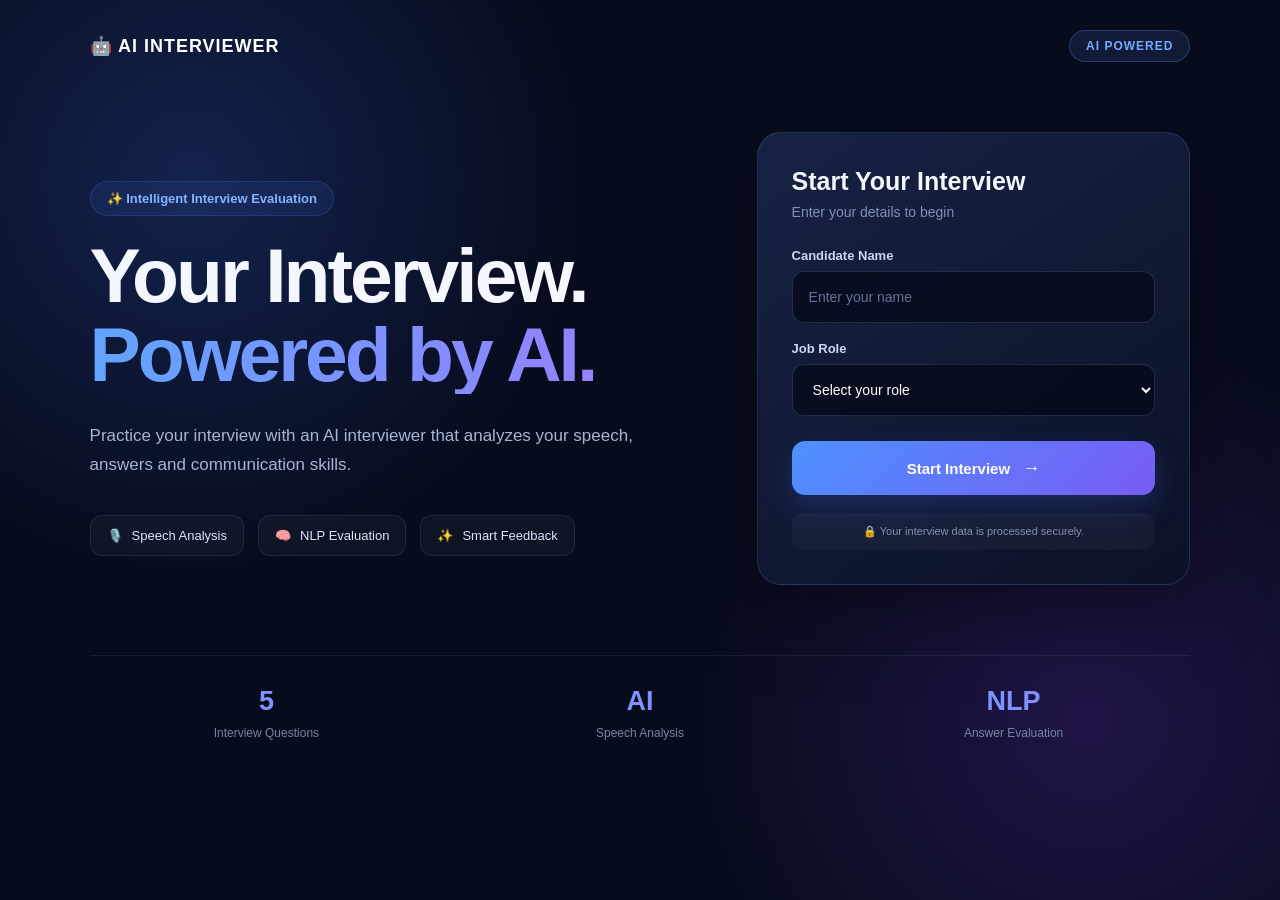
<file: index.html>
<!DOCTYPE html>
<html lang="en">

<head>

    <meta charset="UTF-8">

    <meta name="viewport"
          content="width=device-width, initial-scale=1.0">

    <title>AI Interviewer</title>

    <link rel="stylesheet"
          href="style.css">

</head>


<body>


<div class="landing-container">


    <!-- HEADER -->

    <header class="landing-header">

        <div class="brand">
            🤖 AI INTERVIEWER
        </div>

        <div class="header-badge">
            AI POWERED
        </div>

    </header>



    <!-- HERO -->

    <section class="hero-section">

        <div class="hero-content">

            <div class="hero-badge">
                ✨ Intelligent Interview Evaluation
            </div>

            <h1>
                Your Interview.
                <span>Powered by AI.</span>
            </h1>

            <p>
                Practice your interview with an AI interviewer
                that analyzes your speech, answers and
                communication skills.
            </p>


            <!-- FEATURES -->

            <div class="feature-row">

                <div class="feature-item">
                    🎙️
                    <span>Speech Analysis</span>
                </div>

                <div class="feature-item">
                    🧠
                    <span>NLP Evaluation</span>
                </div>

                <div class="feature-item">
                    ✨
                    <span>Smart Feedback</span>
                </div>

            </div>

        </div>



        <!-- INTERVIEW FORM -->

        <div class="start-card">

            <div class="card-top">

                <h2>
                    Start Your Interview
                </h2>

                <p>
                    Enter your details to begin
                </p>

            </div>


            <!-- NAME -->

            <label for="candidateName">
                Candidate Name
            </label>

            <input
                type="text"
                id="candidateName"
                placeholder="Enter your name"
                autocomplete="off">


            <!-- ROLE -->

            <label for="jobRole">
                Job Role
            </label>

            <select id="jobRole">

                <option value="">
                    Select your role
                </option>

                <option value="Java Developer">
                    Java Developer
                </option>

                <option value="Python Developer">
                    Python Developer
                </option>

                <option value="Web Developer">
                    Web Developer
                </option>

                <option value="Software Developer">
                    Software Developer
                </option>

                <option value="Data Analyst">
                    Data Analyst
                </option>

            </select>


            <!-- START BUTTON -->

            <button
                id="startInterviewButton"
                class="start-button"
                type="button">

                Start Interview
                <span>→</span>

            </button>


            <div class="privacy-note">
                🔒 Your interview data is processed securely.
            </div>

        </div>

    </section>



    <!-- STATS -->

    <section class="stats-section">

        <div class="stat">
            <strong>5</strong>
            <span>Interview Questions</span>
        </div>

        <div class="stat">
            <strong>AI</strong>
            <span>Speech Analysis</span>
        </div>

        <div class="stat">
            <strong>NLP</strong>
            <span>Answer Evaluation</span>
        </div>

    </section>


</div>


<!-- ================================= -->
<!-- JAVASCRIPT -->
<!-- ================================= -->

<script src="script.js"></script>


</body>

</html>
</file>
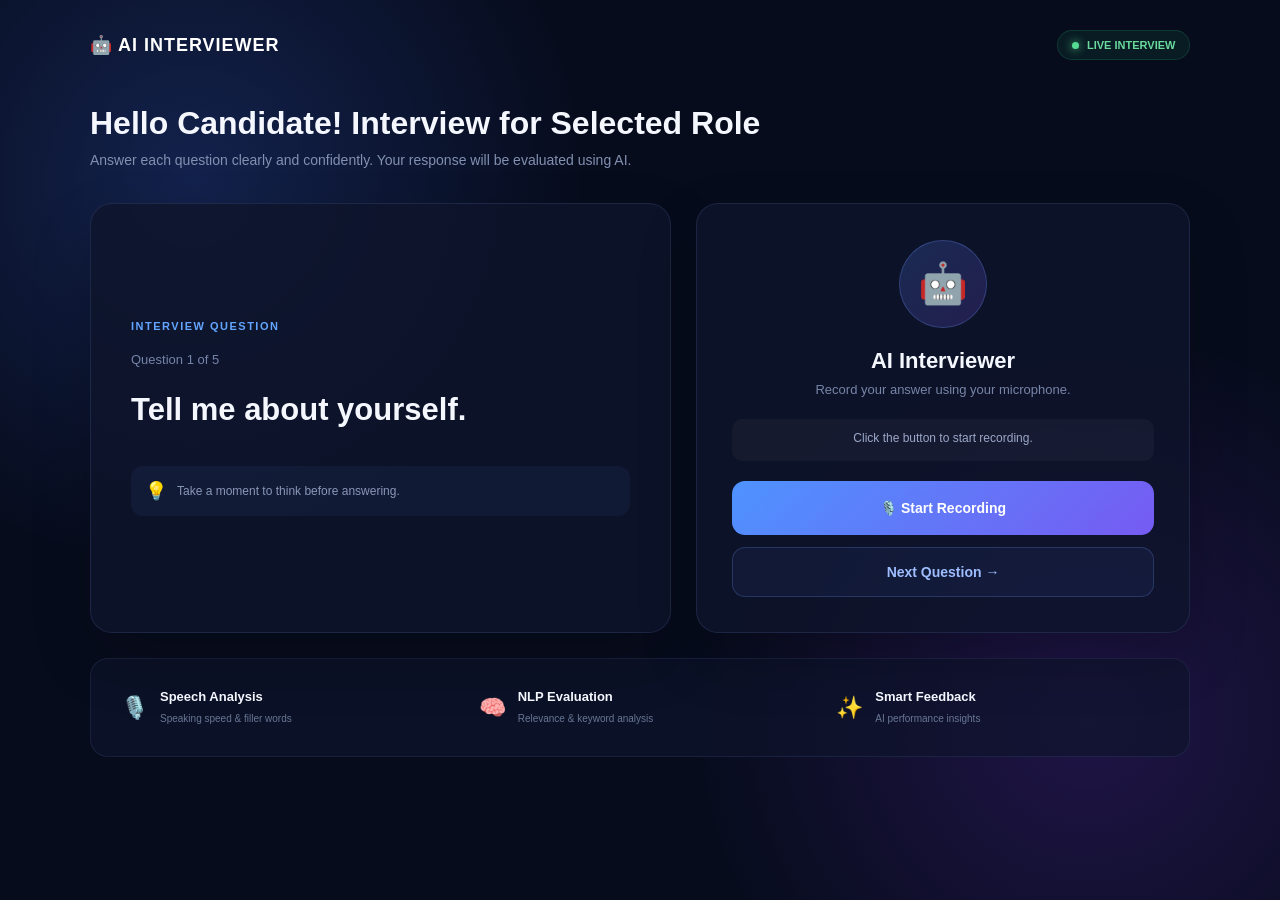
<file: interview.html>
<!DOCTYPE html>
<html lang="en">

<head>

    <meta charset="UTF-8">

    <meta name="viewport"
          content="width=device-width, initial-scale=1.0">

    <title>AI Interview | AI Interviewer</title>

    <link rel="stylesheet"
          href="style.css">

</head>


<body>


<div class="interview-container">


    <!-- ================================= -->
    <!-- HEADER -->
    <!-- ================================= -->

    <header class="interview-header">

        <div class="brand">
            🤖 AI INTERVIEWER
        </div>

        <div class="live-status">
            <span class="status-dot"></span>
            LIVE INTERVIEW
        </div>

    </header>



    <!-- ================================= -->
    <!-- WELCOME SECTION -->
    <!-- ================================= -->

    <section class="interview-welcome">

        <h1 id="welcomeMessage">
            Hello Candidate!
        </h1>

        <p>
            Answer each question clearly and confidently.
            Your response will be evaluated using AI.
        </p>

    </section>



    <!-- ================================= -->
    <!-- INTERVIEW AREA -->
    <!-- ================================= -->

    <main class="interview-layout">


        <!-- ================================= -->
        <!-- QUESTION PANEL -->
        <!-- ================================= -->

        <section class="question-panel">

            <div class="question-label">
                INTERVIEW QUESTION
            </div>


            <div class="question-number">
                Question 1 of 5
            </div>


            <h2 id="questionBox">
                Tell me about yourself.
            </h2>


            <div class="question-tip">

                <span class="tip-icon">
                    💡
                </span>

                <span>
                    Take a moment to think before answering.
                </span>

            </div>

        </section>



        <!-- ================================= -->
        <!-- RECORDING PANEL -->
        <!-- ================================= -->

        <section class="recording-panel">


            <!-- AI AVATAR -->

            <div class="ai-avatar">

                <div class="avatar-face">
                    🤖
                </div>

            </div>


            <h2>
                AI Interviewer
            </h2>


            <p class="recording-description">
                Record your answer using your microphone.
            </p>



            <!-- ================================= -->
            <!-- RECORDING STATUS -->
            <!-- ================================= -->

            <div
                id="recordingStatus"
                class="recording-status">

                Click the button to start recording.

            </div>



            <!-- ================================= -->
            <!-- RECORD BUTTON -->
            <!-- ================================= -->

            <button
                id="recordButton"
                class="record-button"
                type="button"
                onclick="startRecording()">

                🎙️ Start Recording

            </button>



            <!-- ================================= -->
            <!-- NEXT BUTTON -->
            <!-- ================================= -->

            <button
                id="nextButton"
                class="next-button"
                type="button"
                onclick="nextQuestion()">

                Next Question →

            </button>


        </section>

    </main>



    <!-- ================================= -->
    <!-- AI FEATURES -->
    <!-- ================================= -->

    <section class="analysis-bar">


        <!-- SPEECH -->

        <div class="analysis-item">

            <span class="analysis-icon">
                🎙️
            </span>

            <div>

                <strong>
                    Speech Analysis
                </strong>

                <small>
                    Speaking speed & filler words
                </small>

            </div>

        </div>



        <!-- NLP -->

        <div class="analysis-item">

            <span class="analysis-icon">
                🧠
            </span>

            <div>

                <strong>
                    NLP Evaluation
                </strong>

                <small>
                    Relevance & keyword analysis
                </small>

            </div>

        </div>



        <!-- FEEDBACK -->

        <div class="analysis-item">

            <span class="analysis-icon">
                ✨
            </span>

            <div>

                <strong>
                    Smart Feedback
                </strong>

                <small>
                    AI performance insights
                </small>

            </div>

        </div>


    </section>


</div>



<!-- ================================= -->
<!-- JAVASCRIPT -->
<!-- ================================= -->

<script src="script.js"></script>


</body>

</html>
</file>
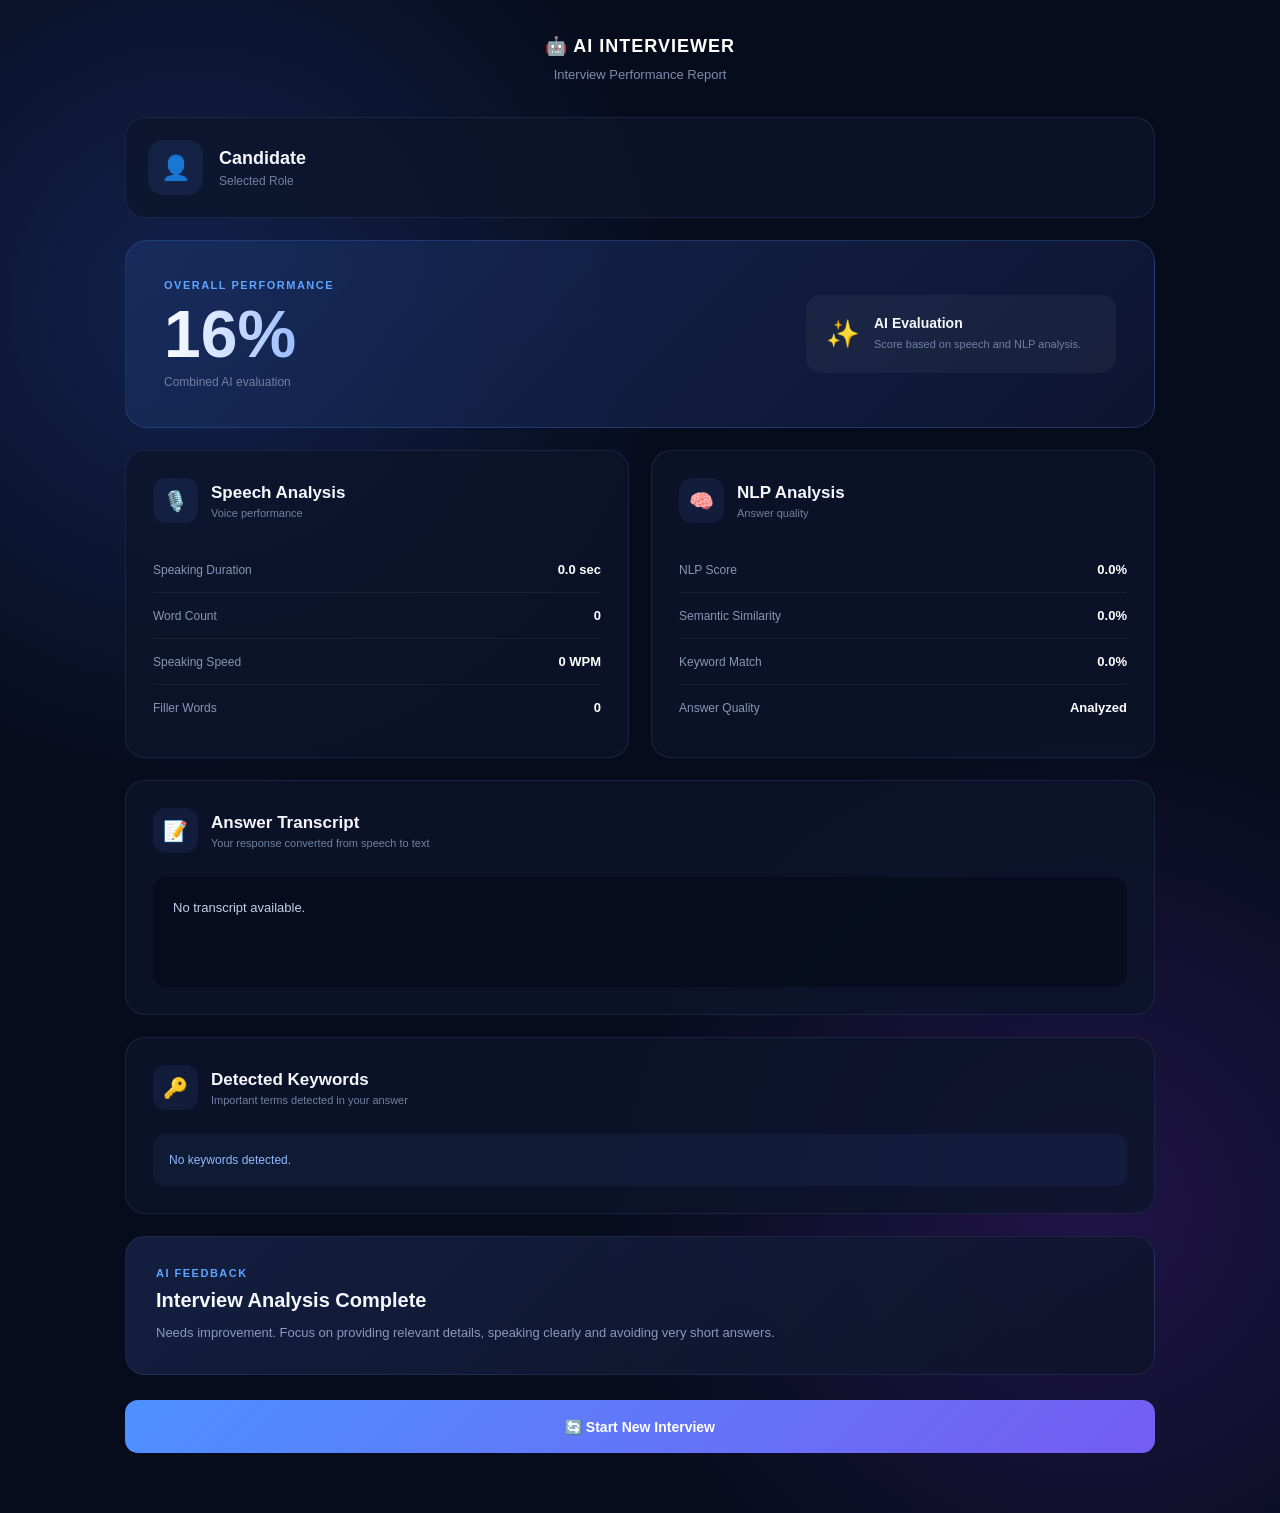
<file: result.html>
<!DOCTYPE html>
<html lang="en">

<head>

    <meta charset="UTF-8">

    <meta name="viewport"
        content="width=device-width, initial-scale=1.0">

    <title>Interview Results | AI Interviewer</title>

    <link rel="stylesheet"
        href="style.css">

</head>


<body>

<div class="result-container">


    <!-- HEADER -->

    <div class="result-header">

        <div class="brand">
            🤖 AI INTERVIEWER
        </div>

        <div class="result-subtitle">
            Interview Performance Report
        </div>

    </div>



    <!-- CANDIDATE -->

    <div class="candidate-card">

        <div class="candidate-icon">
            👤
        </div>

        <div>

            <h2 id="candidateName">
                Candidate
            </h2>

            <p id="jobRole">
                Selected Role
            </p>

        </div>

    </div>



    <!-- OVERALL SCORE -->

    <div class="overall-card">

        <div>

            <div class="section-label">
                OVERALL PERFORMANCE
            </div>

            <div
                class="big-score"
                id="overallScore">
                0%
            </div>

            <p>
                Combined AI evaluation
            </p>

        </div>


        <div class="ai-evaluation">

            <div class="evaluation-icon">
                ✨
            </div>

            <div>

                <h3>
                    AI Evaluation
                </h3>

                <p>
                    Score based on speech and NLP analysis.
                </p>

            </div>

        </div>

    </div>



    <!-- RESULTS GRID -->

    <div class="results-grid">


        <!-- SPEECH -->

        <div class="result-card">

            <div class="card-heading">

                <div class="card-icon">
                    🎙️
                </div>

                <div>

                    <h2>
                        Speech Analysis
                    </h2>

                    <p>
                        Voice performance
                    </p>

                </div>

            </div>


            <div class="metric">

                <span>
                    Speaking Duration
                </span>

                <strong id="duration">
                    0 sec
                </strong>

            </div>


            <div class="metric">

                <span>
                    Word Count
                </span>

                <strong id="wordCount">
                    0
                </strong>

            </div>


            <div class="metric">

                <span>
                    Speaking Speed
                </span>

                <strong id="speakingSpeed">
                    0 WPM
                </strong>

            </div>


            <div class="metric">

                <span>
                    Filler Words
                </span>

                <strong id="fillerWords">
                    0
                </strong>

            </div>

        </div>



        <!-- NLP -->

        <div class="result-card">

            <div class="card-heading">

                <div class="card-icon">
                    🧠
                </div>

                <div>

                    <h2>
                        NLP Analysis
                    </h2>

                    <p>
                        Answer quality
                    </p>

                </div>

            </div>


            <div class="metric">

                <span>
                    NLP Score
                </span>

                <strong id="nlpScore">
                    0%
                </strong>

            </div>


            <div class="metric">

                <span>
                    Semantic Similarity
                </span>

                <strong id="semanticSimilarity">
                    0%
                </strong>

            </div>


            <div class="metric">

                <span>
                    Keyword Match
                </span>

                <strong id="keywordMatch">
                    0%
                </strong>

            </div>


            <div class="metric">

                <span>
                    Answer Quality
                </span>

                <strong id="answerQuality">
                    Analyzing...
                </strong>

            </div>

        </div>

    </div>



    <!-- TRANSCRIPT -->

    <div class="transcript-card">

        <div class="card-heading">

            <div class="card-icon">
                📝
            </div>

            <div>

                <h2>
                    Answer Transcript
                </h2>

                <p>
                    Your response converted from speech to text
                </p>

            </div>

        </div>


        <div
            class="transcript-box"
            id="transcript">

            No transcript available.

        </div>

    </div>



    <!-- KEYWORDS -->

    <div class="transcript-card">

        <div class="card-heading">

            <div class="card-icon">
                🔑
            </div>

            <div>

                <h2>
                    Detected Keywords
                </h2>

                <p>
                    Important terms detected in your answer
                </p>

            </div>

        </div>


        <div
            class="keywords-box"
            id="keywords">

            No keywords detected.

        </div>

    </div>



    <!-- FEEDBACK -->

    <div class="feedback-card">

        <div class="section-label">
            AI FEEDBACK
        </div>

        <h2 id="feedbackTitle">
            Interview Analysis Complete
        </h2>

        <p id="feedbackText">
            Your interview has been evaluated using
            speech and natural language processing.
        </p>

    </div>



    <!-- BUTTON -->

    <button
        class="restart-btn"
        onclick="startNewInterview()">

        🔄 Start New Interview

    </button>


</div>



<script>

document.addEventListener(
    "DOMContentLoaded",
    function () {

        console.log(
            "===== RESULT PAGE ====="
        );


        // =====================================
        // CANDIDATE DATA
        // =====================================

        const candidateName =
            localStorage.getItem(
                "candidateName"
            ) || "Candidate";

        const jobRole =
            localStorage.getItem(
                "jobRole"
            ) || "Selected Role";


        document.getElementById(
            "candidateName"
        ).textContent =
            candidateName;


        document.getElementById(
            "jobRole"
        ).textContent =
            jobRole;



        // =====================================
        // SPEECH DATA
        // =====================================

        const duration =
            parseFloat(
                localStorage.getItem(
                    "lastDuration"
                )
            ) || 0;

        const wordCount =
            parseInt(
                localStorage.getItem(
                    "wordCount"
                )
            ) || 0;

        const speakingSpeed =
            parseFloat(
                localStorage.getItem(
                    "speakingSpeed"
                )
            ) || 0;

        const fillerWords =
            parseInt(
                localStorage.getItem(
                    "fillerWords"
                )
            ) || 0;



        // =====================================
        // NLP DATA
        // =====================================

        const nlpScore =
            parseFloat(
                localStorage.getItem(
                    "nlpScore"
                )
            ) || 0;

        const semanticSimilarity =
            parseFloat(
                localStorage.getItem(
                    "semanticSimilarity"
                )
            ) || 0;

        const keywordMatch =
            parseFloat(
                localStorage.getItem(
                    "keywordMatch"
                )
            ) || 0;

        const answerQuality =
            localStorage.getItem(
                "answerQuality"
            ) || "Analyzed";



        // =====================================
        // TRANSCRIPT
        // =====================================

        const transcript =
            localStorage.getItem(
                "lastTranscript"
            ) || "";

        const keywords =
            localStorage.getItem(
                "keywords"
            ) || "";



        // =====================================
        // DISPLAY SPEECH
        // =====================================

        document.getElementById(
            "duration"
        ).textContent =
            duration.toFixed(1) + " sec";


        document.getElementById(
            "wordCount"
        ).textContent =
            wordCount;


        document.getElementById(
            "speakingSpeed"
        ).textContent =
            Math.round(speakingSpeed) + " WPM";


        document.getElementById(
            "fillerWords"
        ).textContent =
            fillerWords;



        // =====================================
        // DISPLAY NLP
        // =====================================

        document.getElementById(
            "nlpScore"
        ).textContent =
            nlpScore.toFixed(1) + "%";


        document.getElementById(
            "semanticSimilarity"
        ).textContent =
            semanticSimilarity.toFixed(1) + "%";


        document.getElementById(
            "keywordMatch"
        ).textContent =
            keywordMatch.toFixed(1) + "%";


        document.getElementById(
            "answerQuality"
        ).textContent =
            answerQuality;



        // =====================================
        // TRANSCRIPT
        // =====================================

        document.getElementById(
            "transcript"
        ).textContent =
            transcript ||
            "No transcript available.";



        // =====================================
        // KEYWORDS
        // =====================================

        document.getElementById(
            "keywords"
        ).textContent =
            keywords ||
            "No keywords detected.";



        // =====================================
        // OVERALL SCORE
        // =====================================

        let speechScore = 0;


        // Speaking speed score
        if (
            speakingSpeed >= 100 &&
            speakingSpeed <= 160
        ) {

            speechScore += 60;

        } else if (
            speakingSpeed >= 80 &&
            speakingSpeed <= 180
        ) {

            speechScore += 45;

        } else if (
            speakingSpeed > 0
        ) {

            speechScore += 25;
        }


        // Filler word score
        if (fillerWords === 0) {

            speechScore += 40;

        } else if (fillerWords <= 2) {

            speechScore += 30;

        } else if (fillerWords <= 5) {

            speechScore += 20;

        } else {

            speechScore += 10;
        }


        const overallScore =
            Math.round(
                (nlpScore * 0.6) +
                (speechScore * 0.4)
            );


        document.getElementById(
            "overallScore"
        ).textContent =
            overallScore + "%";



        // =====================================
        // FEEDBACK
        // =====================================

        let feedback = "";


        if (overallScore >= 80) {

            feedback =
                "Excellent performance! Your answer was relevant, clear and well structured.";

        }

        else if (overallScore >= 60) {

            feedback =
                "Good performance. Your answer was relevant, but you can improve clarity and confidence.";

        }

        else if (overallScore >= 40) {

            feedback =
                "Average performance. Try to give more detailed and structured answers.";

        }

        else {

            feedback =
                "Needs improvement. Focus on providing relevant details, speaking clearly and avoiding very short answers.";
        }


        document.getElementById(
            "feedbackText"
        ).textContent =
            feedback;



        // =====================================
        // DEBUG
        // =====================================

        console.log(
            "Duration:",
            duration
        );

        console.log(
            "Word Count:",
            wordCount
        );

        console.log(
            "Speaking Speed:",
            speakingSpeed
        );

        console.log(
            "Filler Words:",
            fillerWords
        );

        console.log(
            "NLP Score:",
            nlpScore
        );

        console.log(
            "Semantic Similarity:",
            semanticSimilarity
        );

        console.log(
            "Keyword Match:",
            keywordMatch
        );

        console.log(
            "Answer Quality:",
            answerQuality
        );

        console.log(
            "Transcript:",
            transcript
        );

    }
);



// ==========================================
// NEW INTERVIEW
// ==========================================

function startNewInterview() {

    localStorage.clear();

    window.location.href =
        "index.html";
}

</script>

</body>

</html>
</file>
<file: style.css>
/* ==========================================
   AI INTERVIEWER - COMPLETE STYLE.CSS
   ========================================== */


/* ==========================================
   GLOBAL
   ========================================== */

* {
    margin: 0;
    padding: 0;
    box-sizing: border-box;
}

html {
    scroll-behavior: smooth;
}

body {
    min-height: 100vh;
    font-family: Arial, Helvetica, sans-serif;
    background:
        radial-gradient(
            circle at 15% 20%,
            rgba(55, 100, 220, 0.25),
            transparent 30%
        ),
        radial-gradient(
            circle at 85% 80%,
            rgba(120, 50, 220, 0.22),
            transparent 30%
        ),
        #070c1d;
    color: #f5f7ff;
}


/* ==========================================
   LANDING PAGE
   ========================================== */

.landing-container {
    width: 100%;
    min-height: 100vh;
    padding: 30px 7%;
}


/* ==========================================
   HEADER
   ========================================== */

.landing-header {
    width: 100%;
    display: flex;
    justify-content: space-between;
    align-items: center;
    margin-bottom: 70px;
}

.brand {
    font-size: 18px;
    font-weight: 800;
    letter-spacing: 1px;
    color: #ffffff;
}

.header-badge {
    padding: 8px 16px;
    border-radius: 30px;
    background: rgba(90, 140, 255, 0.12);
    border: 1px solid rgba(100, 150, 255, 0.25);
    color: #75aaff;
    font-size: 12px;
    font-weight: 700;
    letter-spacing: 1px;
}


/* ==========================================
   HERO
   ========================================== */

.hero-section {
    max-width: 1200px;
    margin: auto;
    display: grid;
    grid-template-columns: 1.15fr 0.85fr;
    gap: 80px;
    align-items: center;
}


/* ==========================================
   HERO CONTENT
   ========================================== */

.hero-content {
    padding-top: 20px;
}

.hero-badge {
    display: inline-block;
    margin-bottom: 20px;
    padding: 9px 16px;
    border-radius: 30px;
    background: rgba(80, 130, 255, 0.1);
    border: 1px solid rgba(80, 130, 255, 0.2);
    color: #83b4ff;
    font-size: 13px;
    font-weight: 600;
}

.hero-content h1 {
    font-size: clamp(48px, 6vw, 78px);
    line-height: 1.03;
    letter-spacing: -3px;
    margin-bottom: 28px;
    font-weight: 800;
}

.hero-content h1 span {
    display: block;
    background: linear-gradient(
        90deg,
        #61a4ff,
        #9b7cff
    );
    -webkit-background-clip: text;
    background-clip: text;
    color: transparent;
}

.hero-content p {
    max-width: 620px;
    color: #a9b4d0;
    font-size: 17px;
    line-height: 1.7;
    margin-bottom: 35px;
}


/* ==========================================
   FEATURE ROW
   ========================================== */

.feature-row {
    display: flex;
    flex-wrap: wrap;
    gap: 14px;
}

.feature-item {
    display: flex;
    align-items: center;
    gap: 9px;
    padding: 12px 16px;
    border-radius: 12px;
    background: rgba(255, 255, 255, 0.035);
    border: 1px solid rgba(255, 255, 255, 0.08);
    color: #dbe3ff;
    font-size: 13px;
}


/* ==========================================
   START CARD
   ========================================== */

.start-card {
    padding: 34px;
    border-radius: 24px;
    background:
        linear-gradient(
            145deg,
            rgba(24, 35, 70, 0.95),
            rgba(12, 18, 39, 0.95)
        );
    border: 1px solid rgba(120, 150, 220, 0.18);
    box-shadow:
        0 30px 80px rgba(0, 0, 0, 0.35);
    backdrop-filter: blur(20px);
}

.card-top {
    margin-bottom: 28px;
}

.card-top h2 {
    font-size: 25px;
    margin-bottom: 8px;
}

.card-top p {
    color: #8190b5;
    font-size: 14px;
}


/* ==========================================
   FORM
   ========================================== */

.start-card label {
    display: block;
    margin: 18px 0 8px;
    color: #cdd7f3;
    font-size: 13px;
    font-weight: 600;
}

.start-card input,
.start-card select {
    width: 100%;
    height: 52px;
    padding: 0 16px;
    border-radius: 12px;
    border: 1px solid rgba(130, 155, 220, 0.22);
    background: rgba(4, 9, 24, 0.75);
    color: #ffffff;
    outline: none;
    font-size: 14px;
    transition: 0.25s ease;
}

.start-card input::placeholder {
    color: #657293;
}

.start-card input:focus,
.start-card select:focus {
    border-color: #5d9cff;
    box-shadow:
        0 0 0 3px rgba(80, 140, 255, 0.1);
}

.start-card select option {
    background: #10172c;
    color: white;
}


/* ==========================================
   START BUTTON
   ========================================== */

.start-button {
    width: 100%;
    height: 54px;
    margin-top: 25px;
    border: none;
    border-radius: 13px;
    background: linear-gradient(
        135deg,
        #4d91ff,
        #785cf4
    );
    color: white;
    font-size: 15px;
    font-weight: 700;
    cursor: pointer;
    transition: 0.25s ease;
    box-shadow:
        0 12px 30px rgba(75, 120, 255, 0.22);
}

.start-button span {
    margin-left: 8px;
    font-size: 18px;
}

.start-button:hover {
    transform: translateY(-2px);
    box-shadow:
        0 18px 35px rgba(75, 120, 255, 0.3);
}

.start-button:active {
    transform: translateY(0);
}


/* ==========================================
   PRIVACY
   ========================================== */

.privacy-note {
    margin-top: 18px;
    padding: 12px;
    border-radius: 10px;
    background: rgba(255, 255, 255, 0.035);
    color: #8491b0;
    font-size: 11px;
    text-align: center;
}


/* ==========================================
   STATS
   ========================================== */

.stats-section {
    max-width: 1200px;
    margin: 70px auto 0;
    padding-top: 30px;
    border-top: 1px solid rgba(255, 255, 255, 0.07);
    display: grid;
    grid-template-columns: repeat(3, 1fr);
    gap: 20px;
}

.stat {
    text-align: center;
}

.stat strong {
    display: block;
    font-size: 27px;
    margin-bottom: 6px;
    background: linear-gradient(
        90deg,
        #65a7ff,
        #9c7cff
    );
    -webkit-background-clip: text;
    background-clip: text;
    color: transparent;
}

.stat span {
    color: #7684a5;
    font-size: 12px;
}


/* ==========================================
   INTERVIEW PAGE
   ========================================== */

.interview-container {
    width: 100%;
    min-height: 100vh;
    padding: 30px 7%;
}


/* ==========================================
   INTERVIEW HEADER
   ========================================== */

.interview-header {
    display: flex;
    justify-content: space-between;
    align-items: center;
    margin-bottom: 45px;
}

.live-status {
    display: flex;
    align-items: center;
    gap: 8px;
    padding: 8px 14px;
    border-radius: 30px;
    background: rgba(40, 200, 120, 0.08);
    border: 1px solid rgba(40, 200, 120, 0.18);
    color: #69d99e;
    font-size: 11px;
    font-weight: 700;
}

.status-dot {
    width: 7px;
    height: 7px;
    border-radius: 50%;
    background: #55db91;
    box-shadow: 0 0 10px #55db91;
}


/* ==========================================
   WELCOME
   ========================================== */

.interview-welcome {
    max-width: 1100px;
    margin: 0 auto 35px;
}

.interview-welcome h1 {
    font-size: 32px;
    margin-bottom: 10px;
}

.interview-welcome p {
    color: #8290b1;
    font-size: 14px;
}


/* ==========================================
   INTERVIEW LAYOUT
   ========================================== */

.interview-layout {
    max-width: 1100px;
    margin: auto;
    display: grid;
    grid-template-columns: 1fr 0.85fr;
    gap: 25px;
}


/* ==========================================
   QUESTION PANEL
   ========================================== */

.question-panel,
.recording-panel {
    border-radius: 22px;
    border: 1px solid rgba(120, 150, 220, 0.15);
    background: rgba(14, 21, 43, 0.8);
    box-shadow:
        0 25px 60px rgba(0, 0, 0, 0.2);
}

.question-panel {
    padding: 40px;
    min-height: 430px;
    display: flex;
    flex-direction: column;
    justify-content: center;
}

.question-label {
    color: #63a5ff;
    font-size: 11px;
    font-weight: 800;
    letter-spacing: 1.5px;
    margin-bottom: 20px;
}

.question-number {
    color: #7584a8;
    font-size: 13px;
    margin-bottom: 22px;
}

.question-panel h2 {
    font-size: 31px;
    line-height: 1.35;
    max-width: 650px;
}

.question-tip {
    display: flex;
    align-items: center;
    gap: 10px;
    margin-top: 35px;
    padding: 14px;
    border-radius: 12px;
    background: rgba(90, 130, 220, 0.07);
    color: #8997b8;
    font-size: 12px;
}

.tip-icon {
    font-size: 18px;
}


/* ==========================================
   RECORDING PANEL
   ========================================== */

.recording-panel {
    padding: 35px;
    text-align: center;
    display: flex;
    flex-direction: column;
    justify-content: center;
    align-items: center;
}

.ai-avatar {
    width: 88px;
    height: 88px;
    border-radius: 50%;
    display: flex;
    align-items: center;
    justify-content: center;
    margin-bottom: 20px;
    background:
        linear-gradient(
            135deg,
            rgba(80, 140, 255, 0.2),
            rgba(130, 80, 240, 0.2)
        );
    border: 1px solid rgba(110, 150, 255, 0.25);
}

.avatar-face {
    font-size: 40px;
}

.recording-panel h2 {
    font-size: 22px;
    margin-bottom: 8px;
}

.recording-description {
    color: #7785a7;
    font-size: 13px;
    margin-bottom: 22px;
}

.recording-status {
    width: 100%;
    min-height: 42px;
    padding: 12px;
    margin-bottom: 20px;
    border-radius: 10px;
    background: rgba(255, 255, 255, 0.035);
    color: #9ba8c7;
    font-size: 12px;
}


/* ==========================================
   RECORD BUTTON
   ========================================== */

.record-button {
    width: 100%;
    min-height: 54px;
    border: none;
    border-radius: 13px;
    background: linear-gradient(
        135deg,
        #4e93ff,
        #765bf2
    );
    color: white;
    font-size: 14px;
    font-weight: 700;
    cursor: pointer;
    transition: 0.25s ease;
}

.record-button:hover {
    transform: translateY(-2px);
}


/* ==========================================
   NEXT BUTTON
   ========================================== */

.next-button {
    width: 100%;
    min-height: 50px;
    margin-top: 12px;
    border-radius: 13px;
    border: 1px solid rgba(100, 145, 230, 0.25);
    background: rgba(80, 120, 220, 0.08);
    color: #9ebdff;
    font-size: 14px;
    font-weight: 700;
    cursor: pointer;
    transition: 0.25s ease;
}

.next-button:hover {
    background: rgba(80, 120, 220, 0.16);
    transform: translateY(-1px);
}


/* ==========================================
   ANALYSIS BAR
   ========================================== */

.analysis-bar {
    max-width: 1100px;
    margin: 25px auto 0;
    padding: 20px;
    display: grid;
    grid-template-columns: repeat(3, 1fr);
    gap: 15px;
    border-radius: 18px;
    border: 1px solid rgba(120, 150, 220, 0.12);
    background: rgba(14, 21, 43, 0.65);
}

.analysis-item {
    display: flex;
    align-items: center;
    gap: 12px;
    padding: 10px;
}

.analysis-icon {
    font-size: 22px;
}

.analysis-item strong {
    display: block;
    font-size: 13px;
    margin-bottom: 4px;
}

.analysis-item small {
    color: #687795;
    font-size: 10px;
}


/* ==========================================
   RESULT PAGE
   ========================================== */

.result-container {
    width: 100%;
    min-height: 100vh;
    max-width: 1080px;
    margin: auto;
    padding: 35px 25px 60px;
}


/* ==========================================
   RESULT HEADER
   ========================================== */

.result-header {
    text-align: center;
    margin-bottom: 35px;
}

.result-header .brand {
    margin-bottom: 10px;
}

.result-subtitle {
    color: #7e8cad;
    font-size: 13px;
}


/* ==========================================
   CANDIDATE CARD
   ========================================== */

.candidate-card {
    display: flex;
    align-items: center;
    gap: 16px;
    padding: 22px;
    margin-bottom: 22px;
    border-radius: 20px;
    border: 1px solid rgba(120, 150, 220, 0.13);
    background: rgba(14, 21, 43, 0.78);
}

.candidate-icon {
    width: 55px;
    height: 55px;
    border-radius: 15px;
    display: flex;
    align-items: center;
    justify-content: center;
    background: rgba(70, 120, 230, 0.12);
    font-size: 24px;
}

.candidate-card h2 {
    font-size: 18px;
    margin-bottom: 5px;
}

.candidate-card p {
    color: #7180a1;
    font-size: 12px;
}


/* ==========================================
   OVERALL CARD
   ========================================== */

.overall-card {
    display: flex;
    justify-content: space-between;
    align-items: center;
    gap: 30px;
    padding: 38px;
    margin-bottom: 22px;
    border-radius: 22px;
    border: 1px solid rgba(80, 140, 255, 0.22);
    background:
        linear-gradient(
            135deg,
            rgba(25, 48, 100, 0.75),
            rgba(15, 22, 50, 0.9)
        );
}

.section-label {
    color: #5fa4ff;
    font-size: 11px;
    font-weight: 800;
    letter-spacing: 1.5px;
    margin-bottom: 10px;
}

.big-score {
    font-size: 66px;
    line-height: 1;
    font-weight: 800;
    background: linear-gradient(
        90deg,
        #ffffff,
        #7eaaff
    );
    -webkit-background-clip: text;
    background-clip: text;
    color: transparent;
}

.overall-card > div:first-child p {
    color: #7180a2;
    font-size: 12px;
    margin-top: 8px;
}

.ai-evaluation {
    display: flex;
    align-items: center;
    gap: 14px;
    min-width: 310px;
    padding: 20px;
    border-radius: 15px;
    background: rgba(255, 255, 255, 0.045);
}

.evaluation-icon {
    font-size: 27px;
}

.ai-evaluation h3 {
    font-size: 14px;
    margin-bottom: 5px;
}

.ai-evaluation p {
    color: #7080a3;
    font-size: 11px;
    line-height: 1.5;
}


/* ==========================================
   RESULTS GRID
   ========================================== */

.results-grid {
    display: grid;
    grid-template-columns: 1fr 1fr;
    gap: 22px;
    margin-bottom: 22px;
}

.result-card {
    padding: 27px;
    border-radius: 20px;
    border: 1px solid rgba(120, 150, 220, 0.13);
    background: rgba(14, 21, 43, 0.78);
}


/* ==========================================
   CARD HEADING
   ========================================== */

.card-heading {
    display: flex;
    align-items: center;
    gap: 13px;
    margin-bottom: 24px;
}

.card-icon {
    width: 45px;
    height: 45px;
    display: flex;
    align-items: center;
    justify-content: center;
    border-radius: 13px;
    background: rgba(80, 130, 240, 0.1);
    font-size: 20px;
}

.card-heading h2 {
    font-size: 17px;
    margin-bottom: 4px;
}

.card-heading p {
    color: #7180a1;
    font-size: 11px;
}


/* ==========================================
   METRICS
   ========================================== */

.metric {
    display: flex;
    justify-content: space-between;
    align-items: center;
    padding: 15px 0;
    border-bottom: 1px solid rgba(255, 255, 255, 0.055);
}

.metric:last-child {
    border-bottom: none;
}

.metric span {
    color: #8795b5;
    font-size: 12px;
}

.metric strong {
    color: #ffffff;
    font-size: 13px;
}


/* ==========================================
   TRANSCRIPT
   ========================================== */

.transcript-card {
    padding: 27px;
    margin-bottom: 22px;
    border-radius: 20px;
    border: 1px solid rgba(120, 150, 220, 0.13);
    background: rgba(14, 21, 43, 0.78);
}

.transcript-box {
    min-height: 110px;
    padding: 20px;
    border-radius: 13px;
    background: rgba(3, 8, 20, 0.55);
    color: #c6d0e7;
    font-size: 13px;
    line-height: 1.7;
    white-space: pre-wrap;
}

.keywords-box {
    padding: 16px;
    border-radius: 12px;
    background: rgba(80, 130, 240, 0.07);
    color: #8fb8ff;
    font-size: 12px;
    line-height: 1.7;
}


/* ==========================================
   FEEDBACK
   ========================================== */

.feedback-card {
    padding: 30px;
    margin-bottom: 25px;
    border-radius: 20px;
    border: 1px solid rgba(120, 150, 220, 0.13);
    background:
        linear-gradient(
            135deg,
            rgba(23, 35, 73, 0.8),
            rgba(14, 20, 40, 0.8)
        );
}

.feedback-card h2 {
    font-size: 20px;
    margin-bottom: 10px;
}

.feedback-card p {
    color: #8b99b9;
    font-size: 13px;
    line-height: 1.7;
}


/* ==========================================
   RESTART BUTTON
   ========================================== */

.restart-btn {
    display: block;
    width: 100%;
    min-height: 53px;
    border: none;
    border-radius: 13px;
    background: linear-gradient(
        135deg,
        #4d91ff,
        #765cf3
    );
    color: white;
    font-size: 14px;
    font-weight: 700;
    cursor: pointer;
    transition: 0.25s ease;
}

.restart-btn:hover {
    transform: translateY(-2px);
}


/* ==========================================
   RESPONSIVE
   ========================================== */

@media (max-width: 900px) {

    .hero-section {
        grid-template-columns: 1fr;
        gap: 40px;
    }

    .hero-content {
        text-align: center;
    }

    .hero-content p {
        margin-left: auto;
        margin-right: auto;
    }

    .feature-row {
        justify-content: center;
    }

    .interview-layout {
        grid-template-columns: 1fr;
    }

    .overall-card {
        flex-direction: column;
        align-items: flex-start;
    }

    .ai-evaluation {
        width: 100%;
        min-width: 0;
    }

}


@media (max-width: 650px) {

    .landing-container,
    .interview-container {
        padding: 22px 18px;
    }

    .landing-header,
    .interview-header {
        margin-bottom: 40px;
    }

    .hero-content h1 {
        font-size: 48px;
        letter-spacing: -2px;
    }

    .stats-section {
        grid-template-columns: 1fr;
    }

    .analysis-bar {
        grid-template-columns: 1fr;
    }

    .results-grid {
        grid-template-columns: 1fr;
    }

    .overall-card {
        padding: 28px;
    }

    .big-score {
        font-size: 55px;
    }

    .question-panel {
        padding: 28px;
        min-height: 350px;
    }

    .question-panel h2 {
        font-size: 25px;
    }

    .recording-panel {
        padding: 28px;
    }

}
</file>
